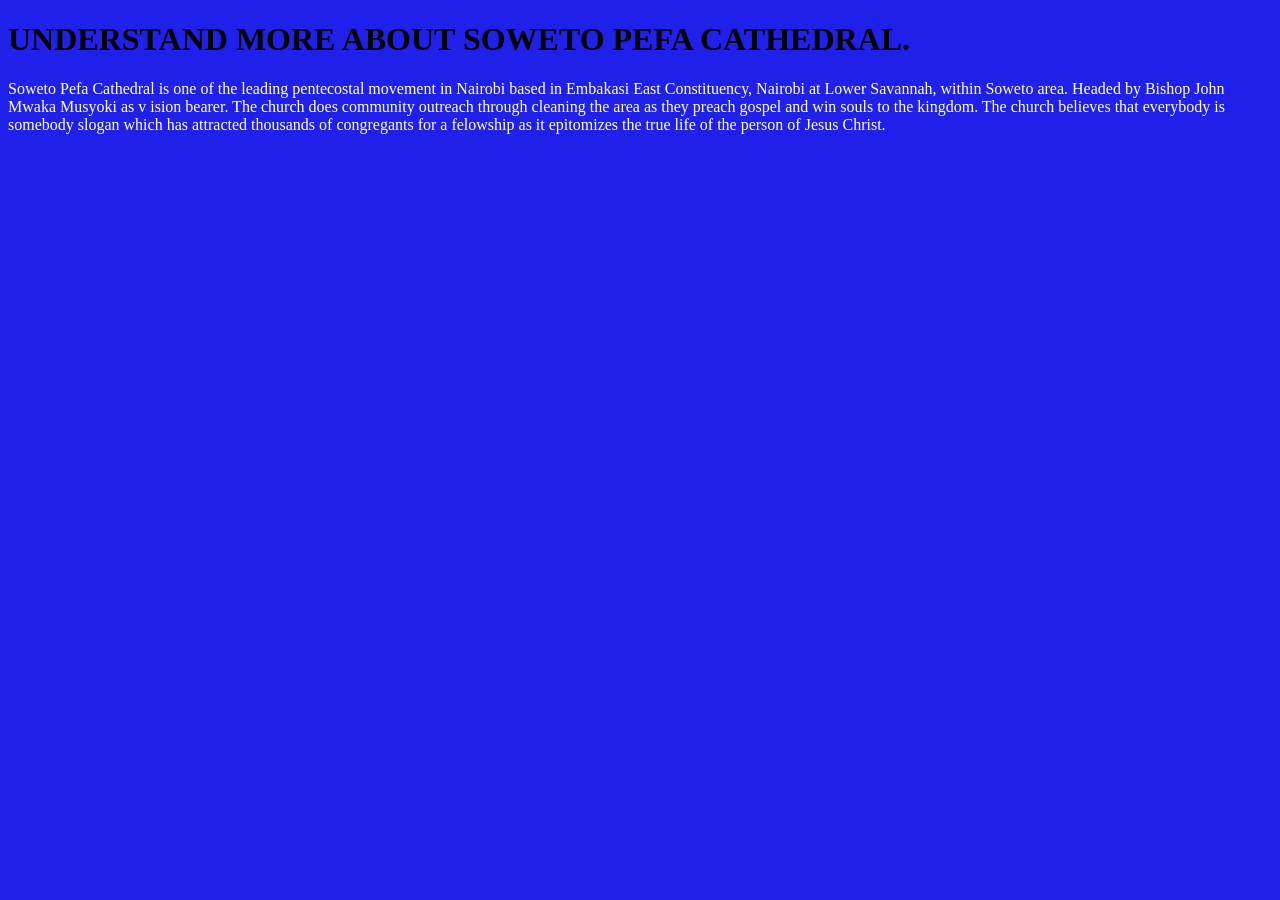
<file: about us.html>
<!doctype html>
<html lang="en">
  <head>
    <meta charset="UTF-8" />
    <meta name="viewport" content="width=device-width, initial-scale=1.0" />
    <title>ABOUT SOWETO PEFA CATHEDRAL</title>
    <style>
  body {
    background-color: rgb(32, 32, 235);
    color: white;
  }
  h1 {
    color: black;
  }

    </style>
  </head>
  <body>
    <h1><b>UNDERSTAND MORE ABOUT SOWETO PEFA CATHEDRAL.</b></h1>
    Soweto Pefa Cathedral is one of the leading pentecostal movement in Nairobi
    based in Embakasi East Constituency, Nairobi at Lower Savannah, within
    Soweto area. Headed by Bishop John Mwaka Musyoki as v ision bearer. The
    church does community outreach through cleaning the area as they preach
    gospel and win souls to the kingdom. The church believes that everybody is
    somebody slogan which has attracted thousands of congregants for a felowship
    as it epitomizes the true life of the person of Jesus Christ.
  </body>
</html>
</file>
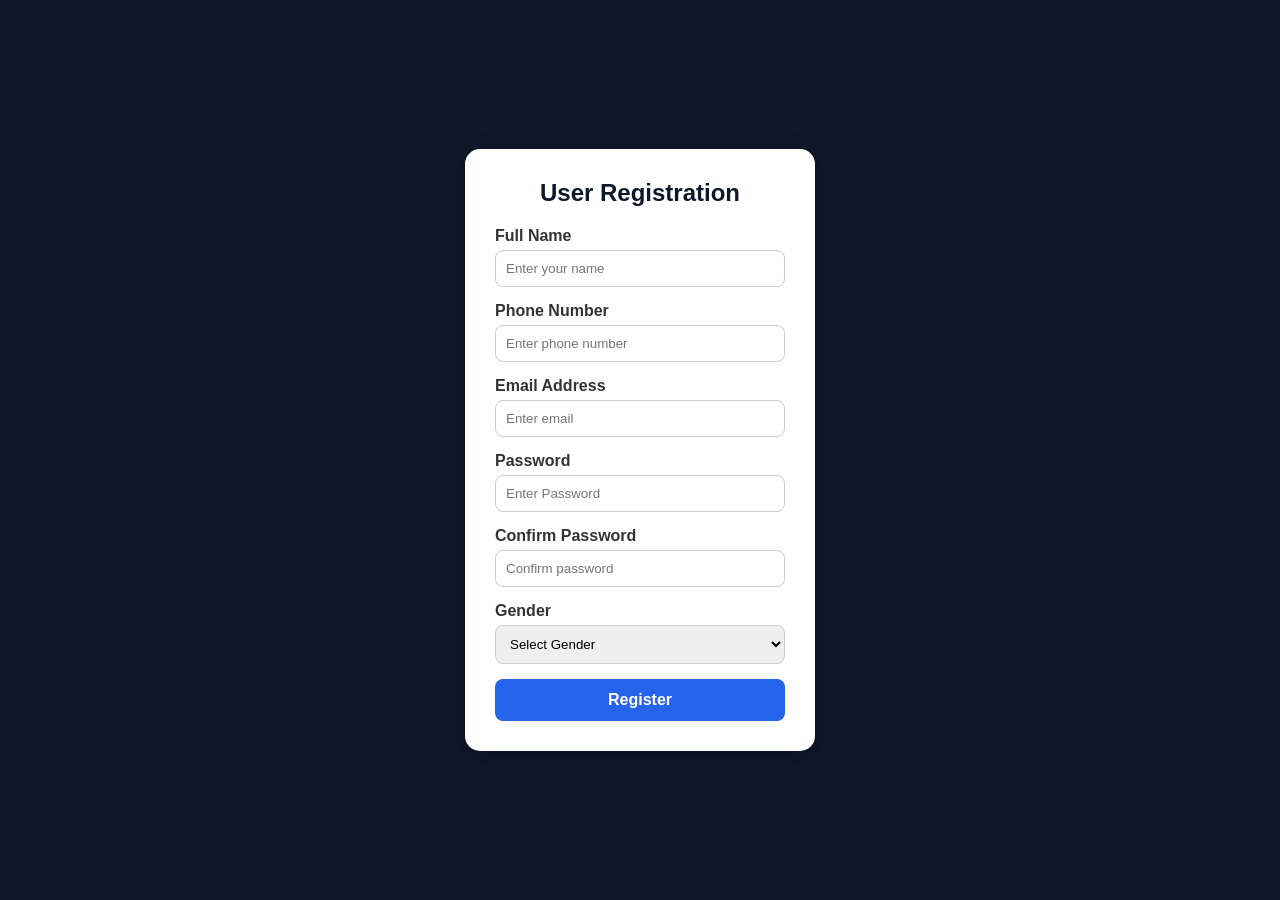
<file: registrationform.html>
<?php
include "./backend/connect_db.php";

?>


<!doctype html>
<html lang="en">
  <head>
    <meta charset="UTF-8" />
    <meta name="viewport" content="width=device-width, initial-scale=1.0" />
    <title>Quick Registration Form</title>

    <style>
      * {
        margin: 0;
        padding: 0;
        box-sizing: border-box;
        font-family: Arial, sans-serif;
      }

      body {
        background: #0f172a;
        display: flex;
        justify-content: center;
        align-items: center;
        min-height: 100vh;
      }

      .form-container {
        background: white;
        padding: 30px;
        width: 350px;
        border-radius: 15px;
        box-shadow: 0 5px 20px rgba(0, 0, 0, 0.3);
      }

      .form-container h2 {
        text-align: center;
        color: #0f172a;
        margin-bottom: 20px;
      }

      .input-group {
        margin-bottom: 15px;
      }

      .input-group label {
        display: block;
        margin-bottom: 5px;
        font-weight: bold;
        color: #333;
      }

      .input-group input,
      .input-group select {
        width: 100%;
        padding: 10px;
        border: 1px solid #ccc;
        border-radius: 8px;
        outline: none;
      }

      .input-group input:focus,
      .input-group select:focus {
        border-color: #2563eb;
      }

      .btn {
        width: 100%;
        padding: 12px;
        background: #2563eb;
        color: white;
        border: none;
        border-radius: 8px;
        cursor: pointer;
        font-size: 16px;
        font-weight: bold;
      }

      .btn:hover {
        background: #1d4ed8;
      }
    </style>
  </head>

  <body>
    <div class="form-container">
       <h2>User Registration</h2>

      <form action="backend/add_user.php" method="POST">
        <div class="input-group">
          <label>Full Name</label>
          <input type="text" name="full_name" placeholder="Enter your name" required />
        </div>

        <div class="input-group">
          <label>Phone Number</label>
          <input type="tel" placeholder="Enter phone number" required name="phone_number"/>
        </div>

        <div class="input-group">
          <label>Email Address</label>
          <input type="email" placeholder="Enter email" required name="email" />
        </div>

          <div class="input-group">
          <label>Password</label>
          <input type="password" placeholder="Enter Password" required name="password" />
        </div>

         <div class="input-group">
         <label>Confirm Password</label>

         <input
        type="password"
        name="confirm_password"
        placeholder="Confirm password"
        required />
   
      </div>

        <div class="input-group">
          <label>Gender</label>
          <select required name="gender">
            <option value="">Select Gender</option>
            <option value="MALE">Male</option>
            <option value="FEMALE">Female</option>
          </select>
        </div>

        <button type="submit" class="btn">Register</button>
      </form>
    </div>
  </body>
</html>
</file>
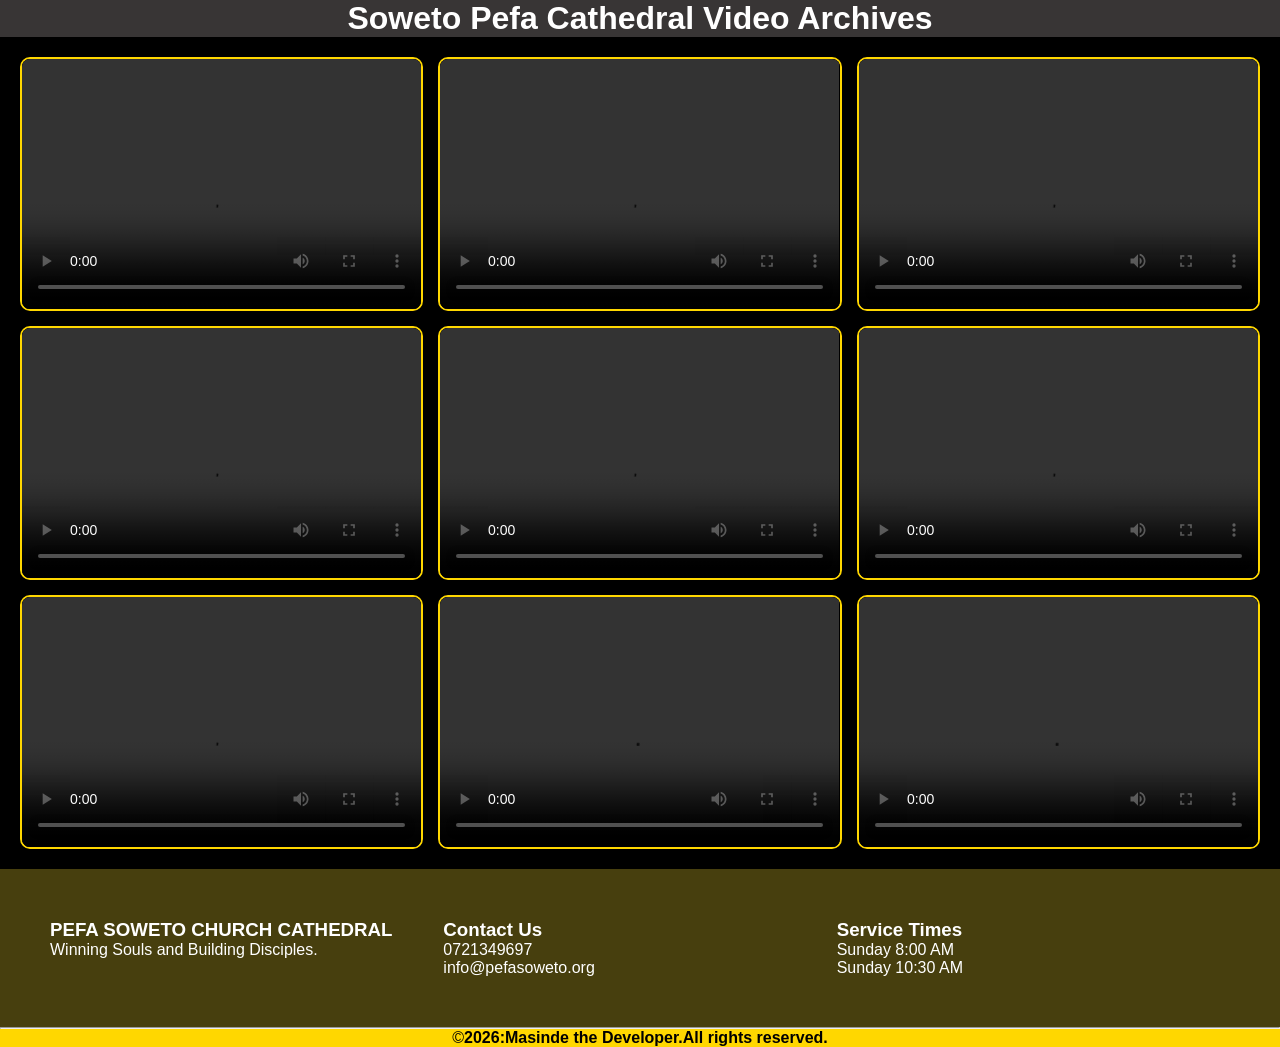
<file: videos.html>
<!DOCTYPE html>
<html lang="en">
<head>
    <meta charset="UTF-8">
    <meta name="viewport" content="width=device-width, initial-scale=1.0">
    <title>Document</title>
    <style>

*{
    margin:0;
    padding:0;
    box-sizing:border-box;
}

body{
    background:#383535;
    color:white;
    font-family:Arial, Helvetica, sans-serif;
}

/* Video Gallery */
#video-container{
    display:grid;
    grid-template-columns:repeat(3,1fr);
    gap:15px;
    padding:20px;
    background:black;
 
}
#video-container :hover{
    
    cursor: pointer;
}


/* Each video box */
.video-card{
    width:100%;
    background:#111;
    border:2px solid gold;
    border-radius:10px;
    overflow:hidden;
}

/* Video fits perfectly inside the box */
  .video-card video{
    width:100%;
    height:250px;
    object-fit:contain;
    background:black;
    display:block;
}
/* Mobile */
@media(max-width:900px){
    #video-container{
        grid-template-columns:repeat(2,1fr);
    }
}

@media(max-width:600px){
    #video-container{
        grid-template-columns:1fr;
    }

    .video-card video{
        height:220px;
    }
}

     .footer {
        background: rgb(71, 63, 14);
        color: white;
        display: grid;
        grid-template-columns: repeat(auto-fit, minmax(250px, 1fr));
        padding: 50px;
      }

      #copy {
        align-items: center;
        justify-content: center;
        display: flex;
        background-color: gold;
        color: black;
      }
       
 h1 {
    align-items: center;
    justify-content: center;
    display: flex;

 }

    </style>
</head>
<body>
    <h1>Soweto Pefa Cathedral Video Archives</h1>
     
   <div id="video-container">
     <div class="video-card">
    <video controls>
        <source src="./worshippers.mp4" type="video/mp4">
    </video>
   </div>
     <div class="video-card">
    <video controls>
        <source src="Masinde-Interview@INCEPTOR.mp4" type="video/mp4">
    </video>
   </div>
     <div class="video-card">
    <video controls>
        <source src="./pianist.mp4" type="video/mp4">
    </video>
   </div>
     <div class="video-card">
    <video controls>
        <source src="./worshippers.mp4" type="video/mp4">
    </video>
   </div>
     <div class="video-card">
    <video controls>
        <source src="./worshippers.mp4" type="video/mp4">
    </video>
   </div>
     <div class="video-card">
    <video controls>
        <source src="./worshippers.mp4" type="video/mp4">
    </video>
   </div>
     <div class="video-card">
    <video controls>
        <source src="./worshippers.mp4" type="video/mp4">
    </video>
   </div>
     <div class="video-card">
    <video controls>
        <source src="./worshippers.mp4" type="video/mp4">
    </video>
   </div>
     <div class="video-card">
    <video controls>
        <source src="./worshippers.mp4" type="video/mp4">
    </video>
   </div>
   </div>


        <footer class="footer">
      <div>
        <h3>PEFA SOWETO CHURCH CATHEDRAL</h3>
        <p>Winning Souls and Building Disciples.</p>
      </div>

      <div>
        <h3>Contact Us</h3>
        <p>0721349697</p>
        <p>info@pefasoweto.org</p>
      </div>

      <div>
        <h3>Service Times</h3>
        <p>Sunday 8:00 AM</p>
        <p>Sunday 10:30 AM</p>
      </div>
    </footer>

    <hr />
    <div id="copy">
      &copy; <b>2026:Masinde the Developer.All rights reserved.</b>
    </div>

 
</body>
</html>
</file>
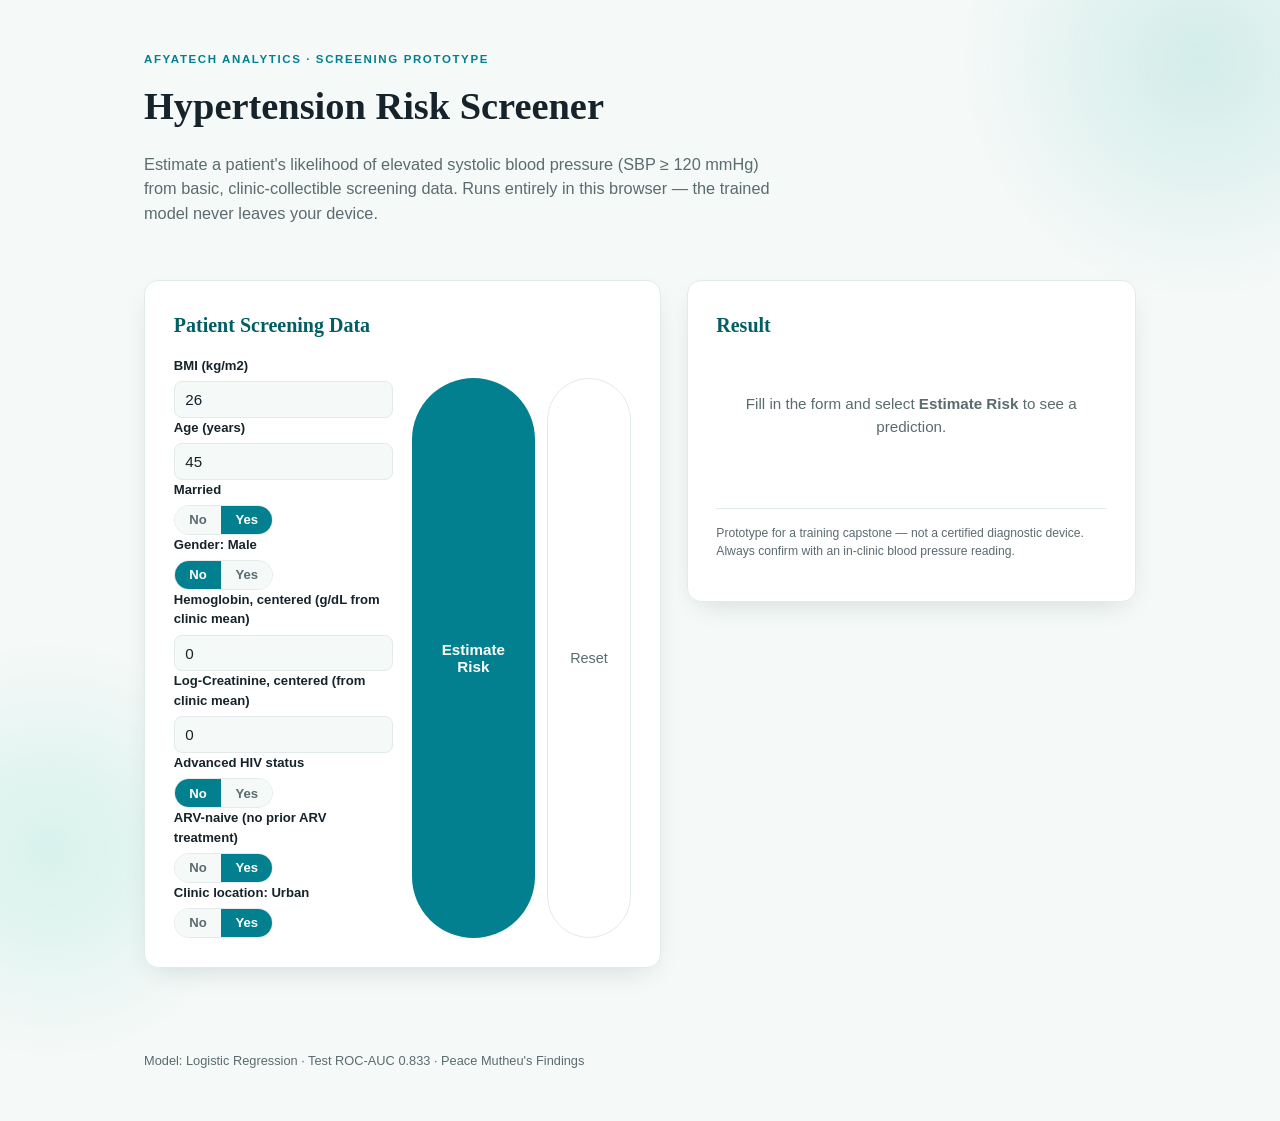
<file: supabasebackend/AMANI/amani.html>
<!DOCTYPE html>
<html lang="en">
<head>
<meta charset="UTF-8">
<meta name="viewport" content="width=device-width, initial-scale=1.0">
<title>Hypertension Risk Screener &mdash; AfyaTech Analytics</title>
<link rel="stylesheet" href="style.css">
</head>
<body>

  <div class="bg-shape shape-a"></div>
  <div class="bg-shape shape-b"></div>

  <header class="page-header">
    <div class="wrap">
      <p class="eyebrow">AfyaTech Analytics &middot; Screening Prototype</p>
      <h1>Hypertension Risk Screener</h1>
      <p class="lede">
        Estimate a patient's likelihood of elevated systolic blood pressure
        (SBP &ge; 120&nbsp;mmHg) from basic, clinic-collectible screening data.
        Runs entirely in this browser &mdash; the trained model never leaves your device.
      </p>
    </div>
  </header>

  <main class="wrap layout">

    <section class="card form-card" aria-labelledby="form-title">
      <h2 id="form-title">Patient Screening Data</h2>
      <form id="risk-form">
        <div id="fields-container" class="fields-grid"></div>
        <div class="form-actions">
          <button type="submit" id="submit-btn">Estimate Risk</button>
          <button type="button" id="reset-btn" class="ghost">Reset</button>
        </div>
      </form>
    </section>

    <section class="card result-card" aria-labelledby="result-title">
      <h2 id="result-title">Result</h2>

      <div id="result-empty" class="result-empty">
        <p>Fill in the form and select <strong>Estimate Risk</strong> to see a prediction.</p>
      </div>

      <div id="result-body" class="result-body" hidden>
        <div class="gauge-wrap">
          <svg viewBox="0 0 200 110" class="gauge" aria-hidden="true">
            <path d="M10,100 A90,90 0 0 1 190,100" class="gauge-track"/>
            <path d="M10,100 A90,90 0 0 1 190,100" class="gauge-fill" id="gauge-fill"/>
          </svg>
          <div class="gauge-value">
            <span id="prob-value">--</span>
            <span class="gauge-unit">probability</span>
          </div>
        </div>

        <p id="risk-label" class="risk-label">--</p>

        <div class="breakdown">
          <h3>Main contributing factors</h3>
          <ul id="breakdown-list"></ul>
        </div>
      </div>

      <p class="disclaimer">
        Prototype for a training capstone &mdash; not a certified diagnostic device.
        Always confirm with an in-clinic blood pressure reading.
      </p>
    </section>

  </main>

  <footer class="page-footer">
    <div class="wrap">
      <p>Model: Logistic Regression &middot; Test ROC-AUC <span id="footer-auc">--</span> &middot; Peace Mutheu's Findings</p>
    </div>
  </footer>

  <script src="script.js"></script>
</body>
</html>
</file>
<file: supabasebackend/AMANI/style.css>
:root {
  --navy: #16232a;
  --teal: #028090;
  --teal-dark: #025e63;
  --seafoam: #00a896;
  --mint: #02c39a;
  --off-white: #f5f9f8;
  --card: #ffffff;
  --border: #e2ebe9;
  --gray: #5b6b6e;
  --danger: #c94c4c;
  --safe: #1f9d63;
  --radius: 14px;
  --shadow: 0 10px 30px -12px rgba(2, 44, 51, 0.18);
}

* { box-sizing: border-box; }

html, body {
  margin: 0;
  padding: 0;
  background: var(--off-white);
  color: var(--navy);
  font-family: -apple-system, "Segoe UI", Helvetica, Arial, sans-serif;
  line-height: 1.5;
}

h1, h2, h3 {
  font-family: Georgia, "Iowan Old Style", "Times New Roman", serif;
  margin: 0 0 0.3em 0;
}

.wrap {
  max-width: 1040px;
  margin: 0 auto;
  padding: 0 1.5rem;
}

/* ---------- background decoration ---------- */
.bg-shape {
  position: fixed;
  border-radius: 50%;
  z-index: 0;
  pointer-events: none;
}
.shape-a {
  width: 480px; height: 480px;
  background: radial-gradient(circle, rgba(0,168,150,0.14), transparent 70%);
  top: -180px; right: -160px;
}
.shape-b {
  width: 420px; height: 420px;
  background: radial-gradient(circle, rgba(2,195,154,0.12), transparent 70%);
  bottom: -160px; left: -160px;
}

/* ---------- header ---------- */
.page-header {
  position: relative;
  z-index: 1;
  padding: 3.2rem 0 2.4rem;
}
.eyebrow {
  text-transform: uppercase;
  letter-spacing: 0.14em;
  font-size: 0.72rem;
  font-weight: 700;
  color: var(--teal);
  margin: 0 0 0.6rem 0;
}
.page-header h1 {
  font-size: 2.4rem;
  color: var(--navy);
}
.lede {
  max-width: 640px;
  color: var(--gray);
  font-size: 1.02rem;
}

/* ---------- layout ---------- */
.layout {
  position: relative;
  z-index: 1;
  display: grid;
  grid-template-columns: 1.15fr 1fr;
  gap: 1.6rem;
  align-items: start;
  padding-bottom: 3rem;
}
@media (max-width: 800px) {
  .layout { grid-template-columns: 1fr; }
}

.card {
  background: var(--card);
  border: 1px solid var(--border);
  border-radius: var(--radius);
  box-shadow: var(--shadow);
  padding: 1.8rem;
}
.card h2 {
  font-size: 1.25rem;
  color: var(--teal-dark);
}

/* ---------- form ---------- */
#risk-form {
  display: grid;
  grid-template-columns: 1fr 1fr;
  gap: 1rem 1.2rem;
  margin-top: 1rem;
}
.field { display: flex; flex-direction: column; gap: 0.35rem; }
.field.span-2 { grid-column: 1 / -1; }
.field label {
  font-size: 0.82rem;
  font-weight: 600;
  color: var(--navy);
}
.field input[type="number"] {
  border: 1px solid var(--border);
  border-radius: 8px;
  padding: 0.55rem 0.65rem;
  font-size: 0.95rem;
  font-family: inherit;
  color: var(--navy);
  background: var(--off-white);
}
.field input[type="number"]:focus {
  outline: 2px solid var(--seafoam);
  outline-offset: 1px;
  background: #fff;
}

.toggle {
  display: inline-flex;
  border: 1px solid var(--border);
  border-radius: 999px;
  overflow: hidden;
  width: fit-content;
}
.toggle button {
  border: none;
  background: var(--off-white);
  color: var(--gray);
  font-family: inherit;
  font-size: 0.82rem;
  font-weight: 600;
  padding: 0.4rem 0.9rem;
  cursor: pointer;
}
.toggle button.active {
  background: var(--teal);
  color: #fff;
}

.form-actions {
  display: flex;
  gap: 0.75rem;
  margin-top: 1.4rem;
}
button#submit-btn {
  background: var(--teal);
  color: #fff;
  border: none;
  border-radius: 999px;
  padding: 0.7rem 1.6rem;
  font-family: inherit;
  font-size: 0.95rem;
  font-weight: 700;
  cursor: pointer;
  transition: background 0.15s ease;
}
button#submit-btn:hover { background: var(--teal-dark); }
button.ghost {
  background: transparent;
  border: 1px solid var(--border);
  color: var(--gray);
  border-radius: 999px;
  padding: 0.7rem 1.4rem;
  font-family: inherit;
  font-size: 0.9rem;
  cursor: pointer;
}
button:focus-visible { outline: 2px solid var(--seafoam); outline-offset: 2px; }

/* ---------- result ---------- */
.result-empty {
  color: var(--gray);
  font-size: 0.95rem;
  padding: 2rem 0.5rem;
  text-align: center;
}
.result-body { margin-top: 0.5rem; }

.gauge-wrap {
  position: relative;
  width: 220px;
  margin: 0.5rem auto 0.2rem;
}
.gauge { width: 100%; display: block; }
.gauge-track {
  fill: none;
  stroke: #e6efee;
  stroke-width: 16;
  stroke-linecap: round;
}
.gauge-fill {
  fill: none;
  stroke: var(--teal);
  stroke-width: 16;
  stroke-linecap: round;
  stroke-dasharray: 283;
  stroke-dashoffset: 283;
  transition: stroke-dashoffset 0.6s ease, stroke 0.3s ease;
}
.gauge-value {
  position: absolute;
  left: 0; right: 0;
  bottom: 6px;
  text-align: center;
}
#prob-value {
  display: block;
  font-family: Georgia, serif;
  font-size: 2.1rem;
  font-weight: 700;
  color: var(--navy);
}
.gauge-unit {
  font-size: 0.72rem;
  color: var(--gray);
  text-transform: uppercase;
  letter-spacing: 0.08em;
}

.risk-label {
  text-align: center;
  font-weight: 700;
  font-size: 1.05rem;
  border-radius: 999px;
  padding: 0.45rem 1rem;
  width: fit-content;
  margin: 0.8rem auto 1.4rem;
}
.risk-label.elevated { background: #fbeaea; color: var(--danger); }
.risk-label.normal { background: #e8f7ef; color: var(--safe); }

.breakdown h3 {
  font-size: 0.85rem;
  text-transform: uppercase;
  letter-spacing: 0.06em;
  color: var(--gray);
  font-family: inherit;
  margin-bottom: 0.6rem;
}
.breakdown ul {
  list-style: none;
  margin: 0;
  padding: 0;
  display: flex;
  flex-direction: column;
  gap: 0.5rem;
}
.breakdown li {
  display: flex;
  justify-content: space-between;
  align-items: center;
  font-size: 0.88rem;
  padding: 0.5rem 0.7rem;
  background: var(--off-white);
  border-radius: 8px;
}
.breakdown .dir {
  font-weight: 700;
  font-size: 0.78rem;
  padding: 0.1rem 0.5rem;
  border-radius: 999px;
}
.dir.up { background: #fbeaea; color: var(--danger); }
.dir.down { background: #e8f7ef; color: var(--safe); }

.disclaimer {
  margin-top: 1.4rem;
  font-size: 0.76rem;
  color: var(--gray);
  border-top: 1px solid var(--border);
  padding-top: 0.9rem;
}

/* ---------- footer ---------- */
.page-footer {
  position: relative;
  z-index: 1;
  padding: 1.4rem 0 2.4rem;
  color: var(--gray);
  font-size: 0.8rem;
}
</file>
